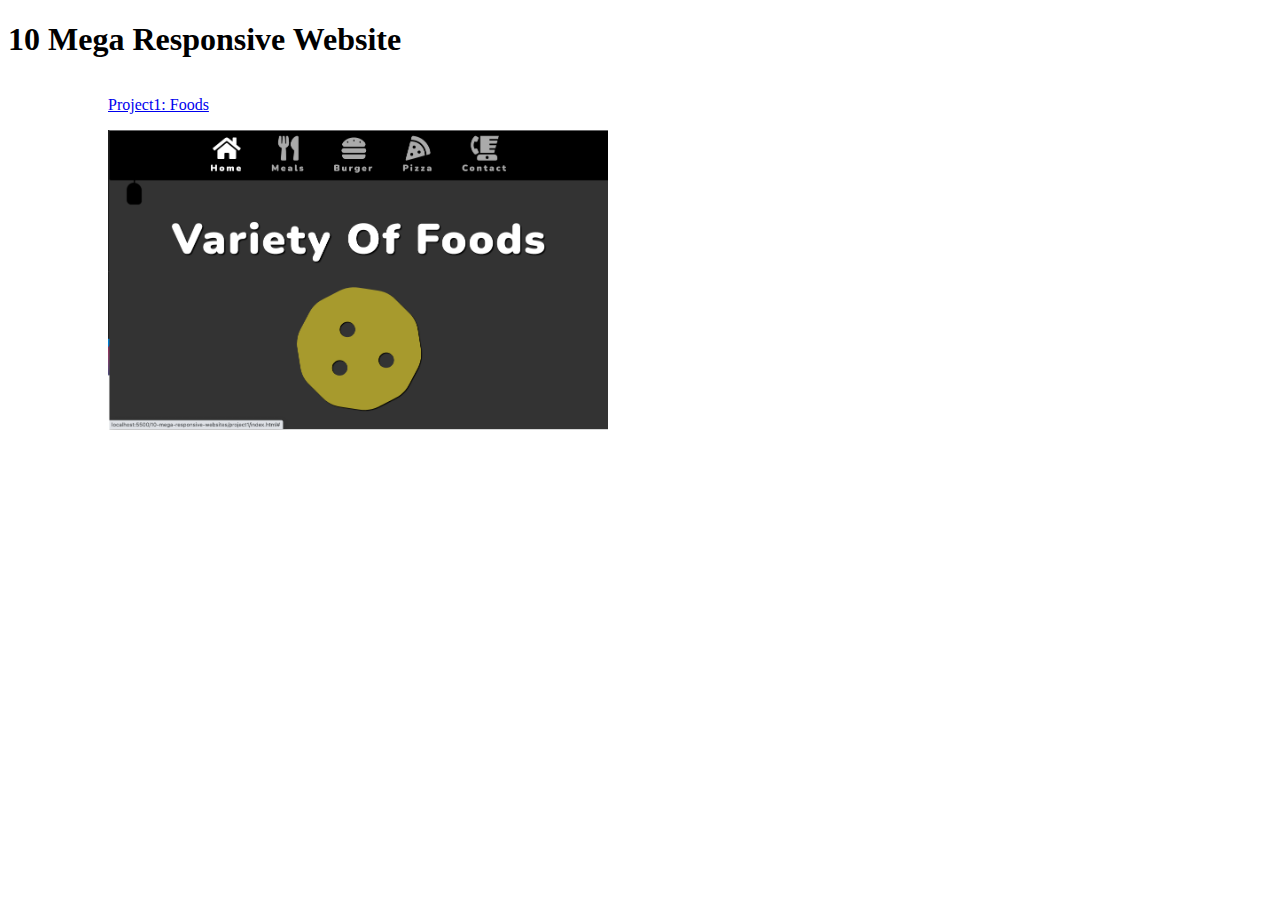
<file: 10-mega-responsive-websites/index.html>
<!DOCTYPE html>
<html lang="en">
<head>
  <meta charset="UTF-8">
  <meta http-equiv="X-UA-Compatible" content="IE=edge">
  <meta name="viewport" content="width=device-width, initial-scale=1.0">
  <link rel="stylesheet" href="style.css">
  <title>Document</title>
</head>
<body>
  <h1>10 Mega Responsive Website</h1>
  <div class="container">
    <div>
      <p>
        <a href="./project1/index.html">Project1: Foods</a>
      </p>
        <img src="/10-mega-responsive-websites/images/project1.png" class="img"/>
    </div>
  </div>
</body>
</html>
</file>
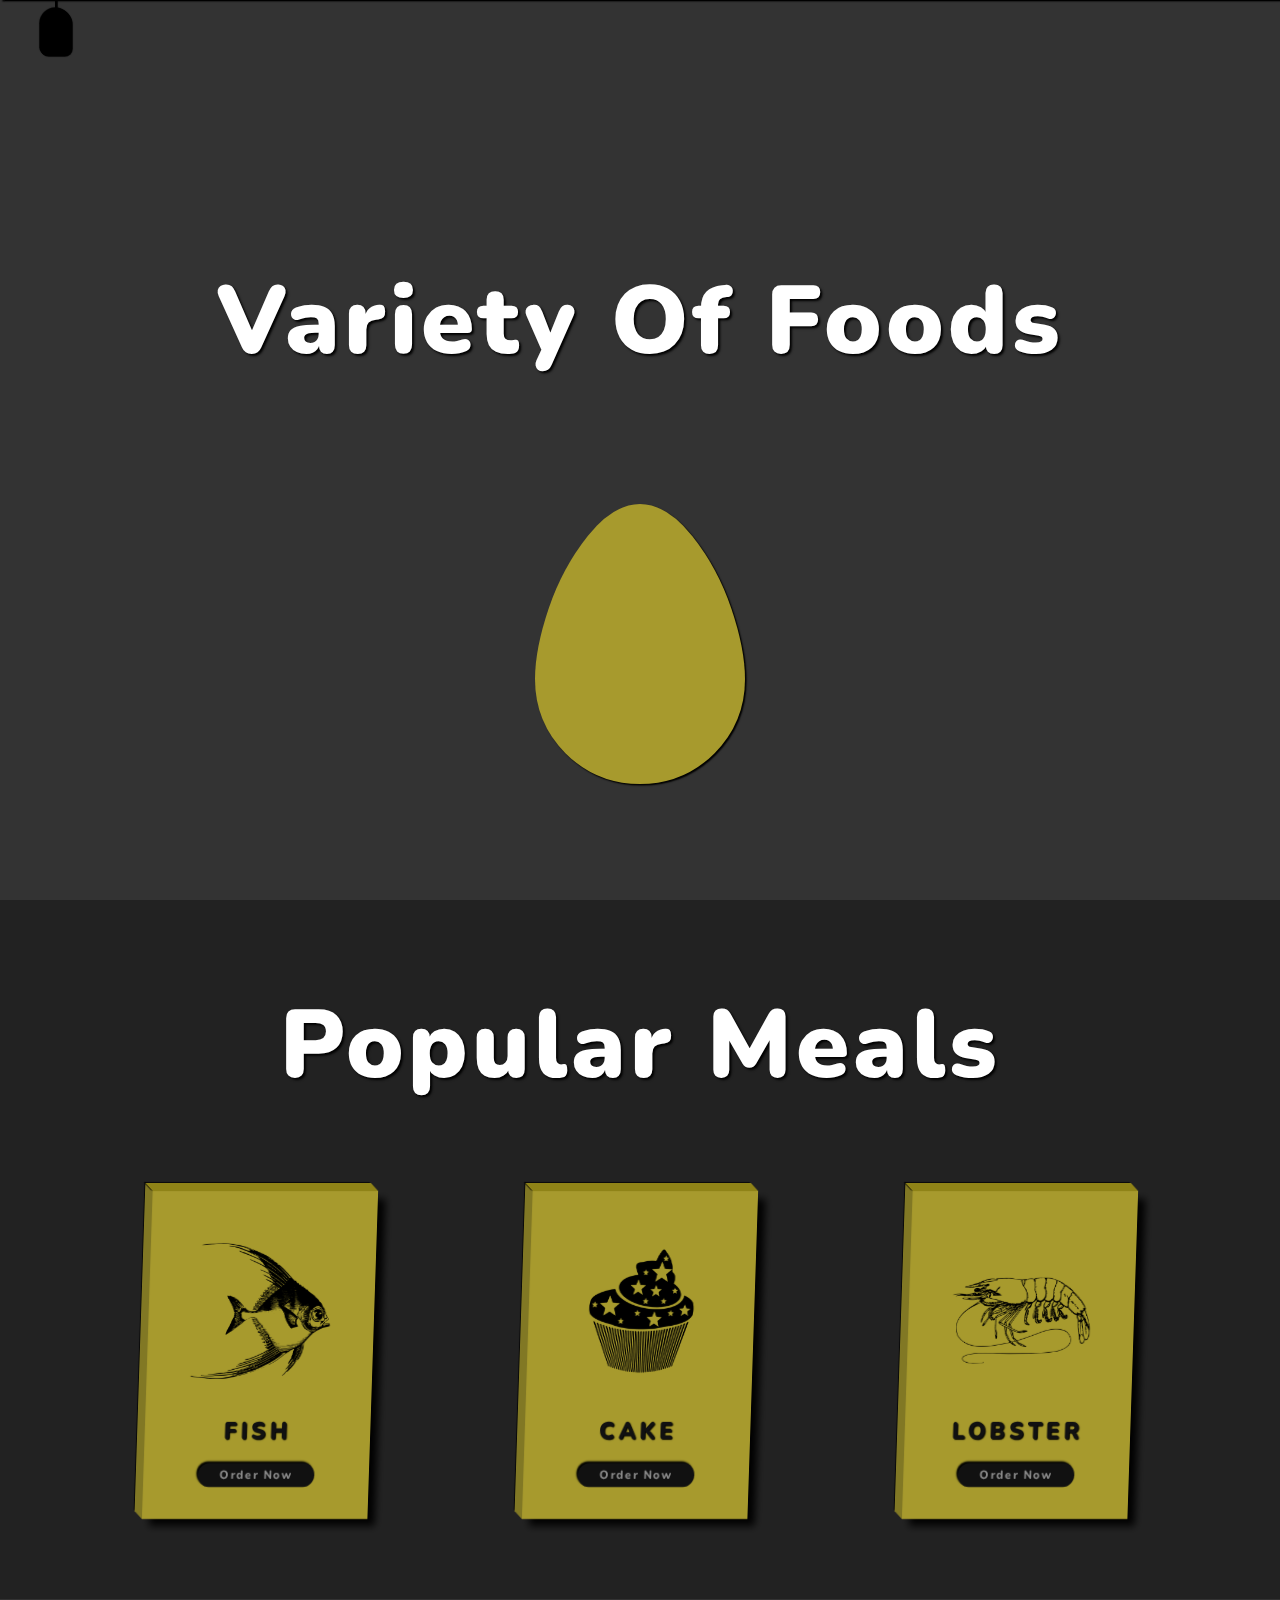
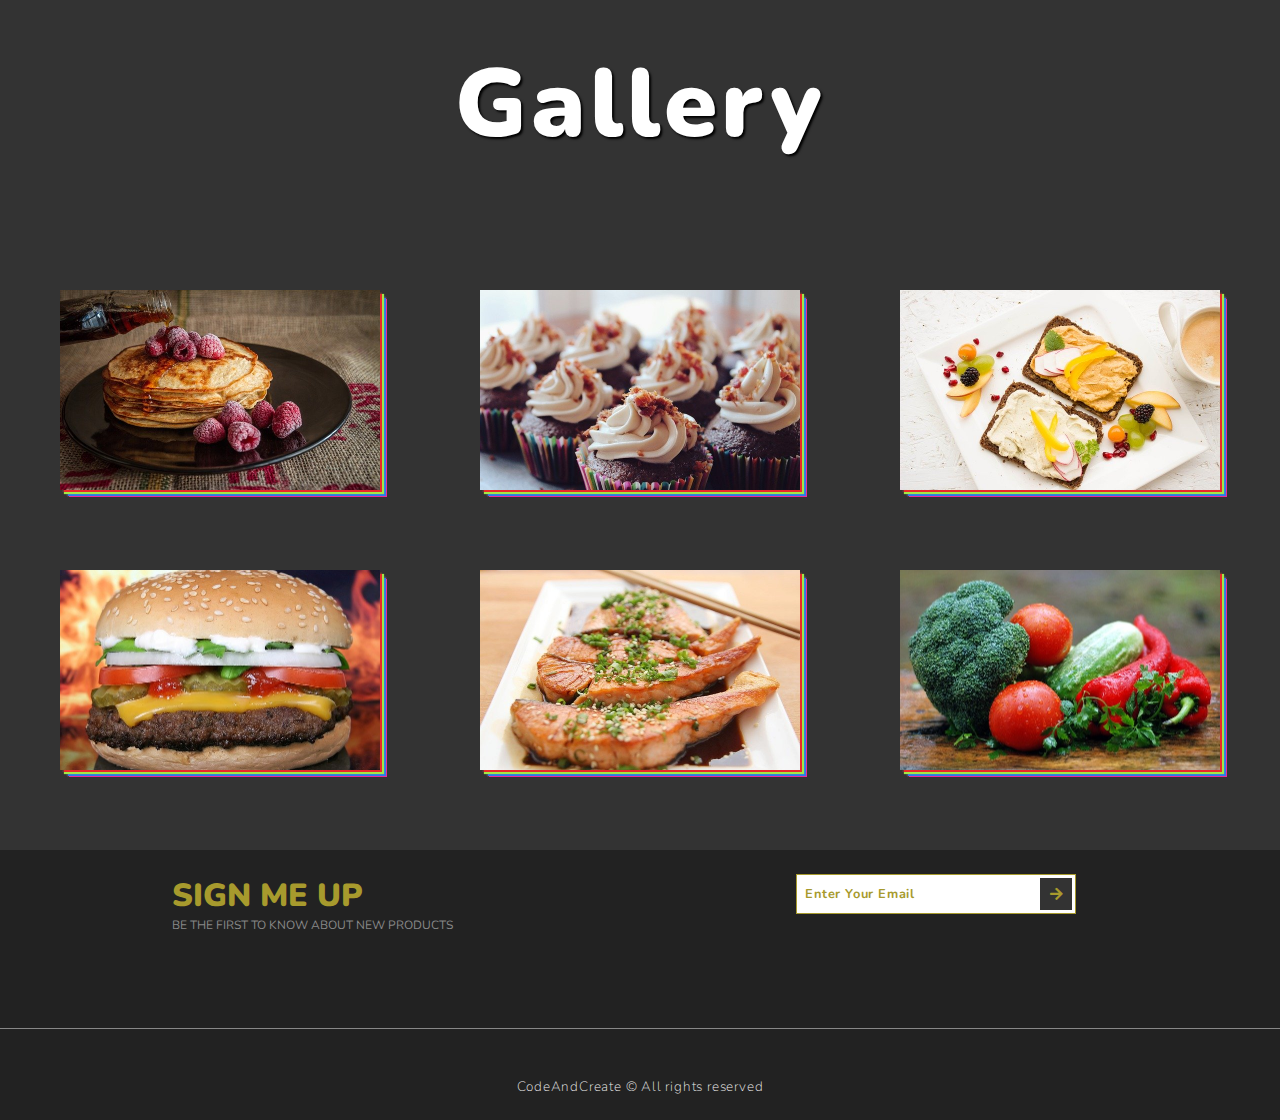
<file: 10-mega-responsive-websites/project1/index.html>
<!DOCTYPE html>
<html lang="en">
<head>
    <meta charset="UTF-8">
    <meta name="viewport" content="width=device-width, initial-scale=1.0">
    <title>Foods</title>
    <link rel="stylesheet" href="style.css">
    <link rel="stylesheet" href="https://cdnjs.cloudflare.com/ajax/libs/font-awesome/5.15.1/css/all.min.css">
</head>
<body>
    <!-- Navbar  -->
    <nav class="navbar target">
        <a href="#" class="navbar-link">
            <i class="fas fa-home"></i>
            <span>Home</span>
        </a>
        <a href="#" class="navbar-link">
            <i class="fas fa-utensils"></i>
            <span>Meals</span>
        </a>
        <a href="#" class="navbar-link">
            <i class="fas fa-hamburger"></i>
            <span>Burger</span>
        </a>
        <a href="#" class="navbar-link">
            <i class="fas fa-pizza-slice"></i>
            <span>Pizza</span>
        </a>
        <a href="#" class="navbar-link">
            <i class="fas fa-blender-phone"></i>
            <span>Contact</span>
        </a>
    </nav>
    <div class="menu target"></div>
    <!-- End of Navbar  -->

    <div class="container">
        <!-- Section 1 -->
        <section class="section-1">
            <h1 class="section-heading">variety of foods</h1>
          <div class="section-1-icons">
              <i class="change fas fa-egg"></i>
              <i class="fas fa-stroopwafel"></i>
              <i class="fas fa-cheese"></i>
              <i class="fas fa-hotdog"></i>
              <i class="fas fa-drumstick-bite"></i>
              <i class="fas fa-apple-alt"></i>
              <i class="fas fa-ice-cream"></i>
              <i class="fas fa-fish"></i>
              <i class="fas fa-cookie"></i>
              <i class="fas fa-seedling"></i>
            </div>
        </section>
        <!-- End Section 1 -->

        <!-- Section 2 -->
        <section class="section-2">
            <h1 class="section-heading">popular meals</h1>
            <div class="cards-container">
                <div class="card">
                    <img src="images/card-img-1.png" class="card-img" />
                    <h3 class="card-name">Fish</h3>
                    <button class="card-btn">Order now</button>
                </div>
                <div class="card">
                    <img src="images/card-img-2.png" class="card-img" />
                    <h3 class="card-name">Cake</h3>
                    <button class="card-btn">Order now</button>
                </div>
                <div class="card">
                    <img src="images/card-img-3.png" class="card-img" />
                    <h3 class="card-name">Lobster</h3>
                    <button class="card-btn">Order now</button>
                </div>
            </div>
        </section>
        <!-- End of Section 2 -->

        <!-- Section 3 -->
        <section class="section-3">
            <h1 class="section-heading">Gallery</h1>
            <div class="gallery">
                <a href="#" class="gallery-link" title="Order Now">
                    <img src="images/gallery-img-1.jpg" class="food-img" />
                    <h3 class="food-name">Pancakes</h3>
                    <p class="food-description">
                        Lorem ipsum dolor sit amet consectetur adipisicing elit. Ipsa
                        commodi possimus iure hic excepturi. Corporis!
                    </p>
                </a>
                <a href="#" class="gallery-link" title="Order Now">
                    <img src="images/gallery-img-2.jpg" class="food-img" />
                    <h3 class="food-name">Cupcakes</h3>
                    <p class="food-description">
                        Lorem ipsum dolor sit amet consectetur adipisicing elit. Ipsa
                        commodi possimus iure hic excepturi. Corporis!
                    </p>
                </a>
                <a href="#" class="gallery-link" title="Order Now">
                    <img src="images/gallery-img-3.jpg" class="food-img" />
                    <h3 class="food-name">Hummus</h3>
                    <p class="food-description">
                        Lorem ipsum dolor sit amet consectetur adipisicing elit. Ipsa
                        commodi possimus iure hic excepturi. Corporis!
                    </p>
                </a>
                <a href="#" class="gallery-link" title="Order Now">
                    <img src="images/gallery-img-4.jpg" class="food-img" />
                    <h3 class="food-name">Hamburger</h3>
                    <p class="food-description">
                        Lorem ipsum dolor sit amet consectetur adipisicing elit. Ipsa
                        commodi possimus iure hic excepturi. Corporis!
                    </p>
                </a>
                <a href="#" class="gallery-link" title="Order Now">
                    <img src="images/gallery-img-5.jpg" class="food-img" />
                    <h3 class="food-name">Salmon</h3>
                    <p class="food-description">
                        Lorem ipsum dolor sit amet consectetur adipisicing elit. Ipsa
                        commodi possimus iure hic excepturi. Corporis!
                    </p>
                </a>
                <a href="#" class="gallery-link" title="Order Now">
                    <img src="images/gallery-img-6.jpg" class="food-img" />
                    <h3 class="food-name">Vegetables</h3>
                    <p class="food-description">
                        Lorem ipsum dolor sit amet consectetur adipisicing elit. Ipsa
                        commodi possimus iure hic excepturi. Corporis!
                    </p>
                </a>
            </div>
        </section>
        <!-- End of Section 3 -->

        <!-- Section 4 -->
        <section class="section-4">
            <div class="section-4-text">
                <h2 class="section-4-heading">Sign Me Up</h2>
                <p class="section-4-paragraph">
                    BE THE FIRST TO KNOW ABOUT NEW PRODUCTS
                </p>
            </div>
            <form class="signup-form ">
                <input
                    type="email"
                    class="signup-form-input"
                    placeholder="Enter Your Email"
                />
                <button type="submit" class="signup-form-btn">
                    <i class="fas fa-arrow-right"></i>
                </button>
            </form>
            <p class="copyright">CodeAndCreate &copy; All rights reserved</p>
        </section>
        <!-- End of Section 4 -->
        </div>
        <script src="script.js"></script>
</body>
</html>
</file>
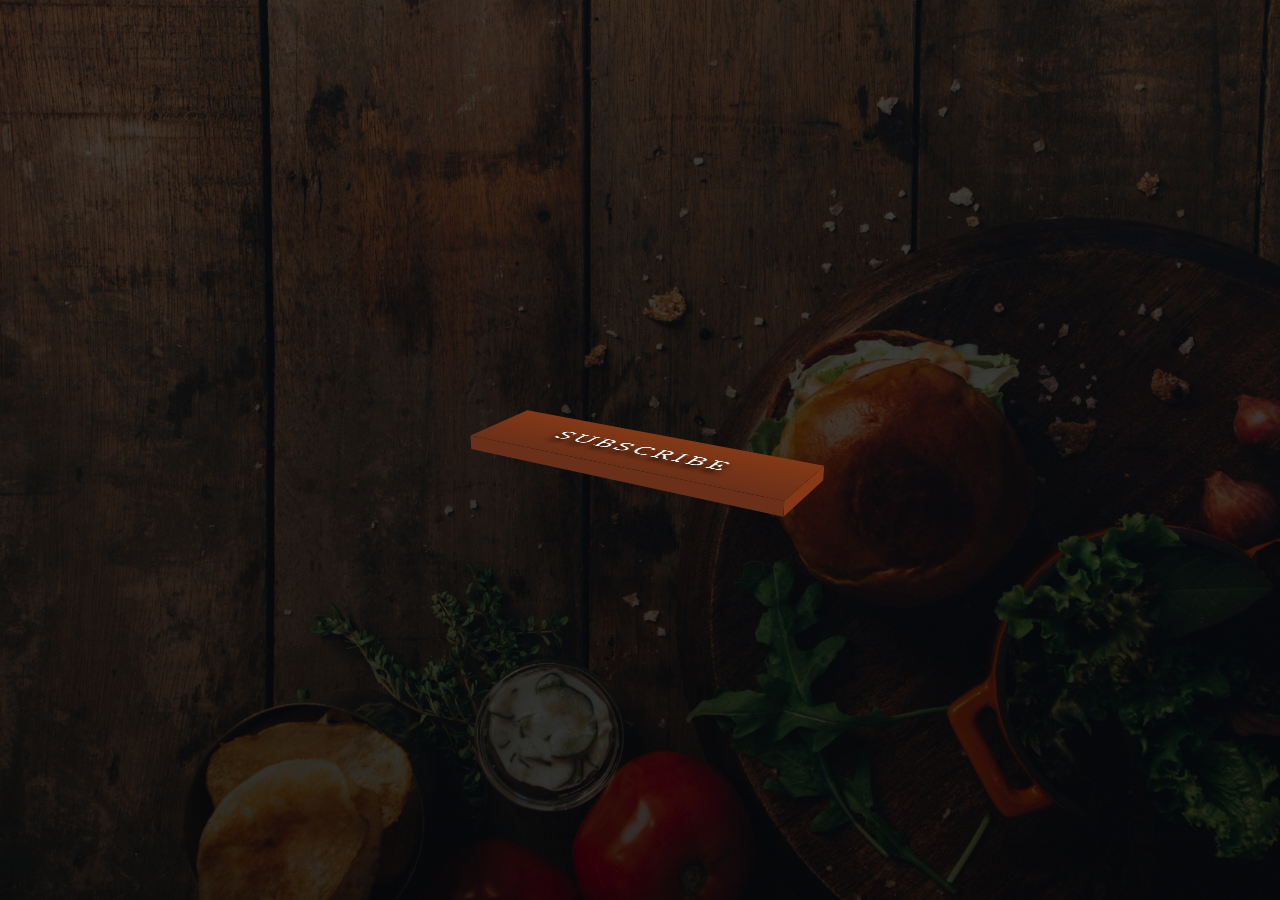
<file: 50-web-projects/3d-button/index.html>
<!DOCTYPE html>
<html lang="en">
  <head>
    <meta charset="UTF-8" />
    <meta name="viewport" content="width=device-width, initial-scale=1.0" />
    <meta http-equiv="X-UA-Compatible" content="ie=edge" />
    <link
      href="https://fonts.googleapis.com/css?family=Slabo+27px"
      rel="stylesheet"
    />
    <link rel="stylesheet" href="style.css" />
    <title>3D Button</title>
  </head>
  <body>
    <div class="container">
      <button class="btn">Subscribe</button>
    </div>
  </body>
</html>
</file>
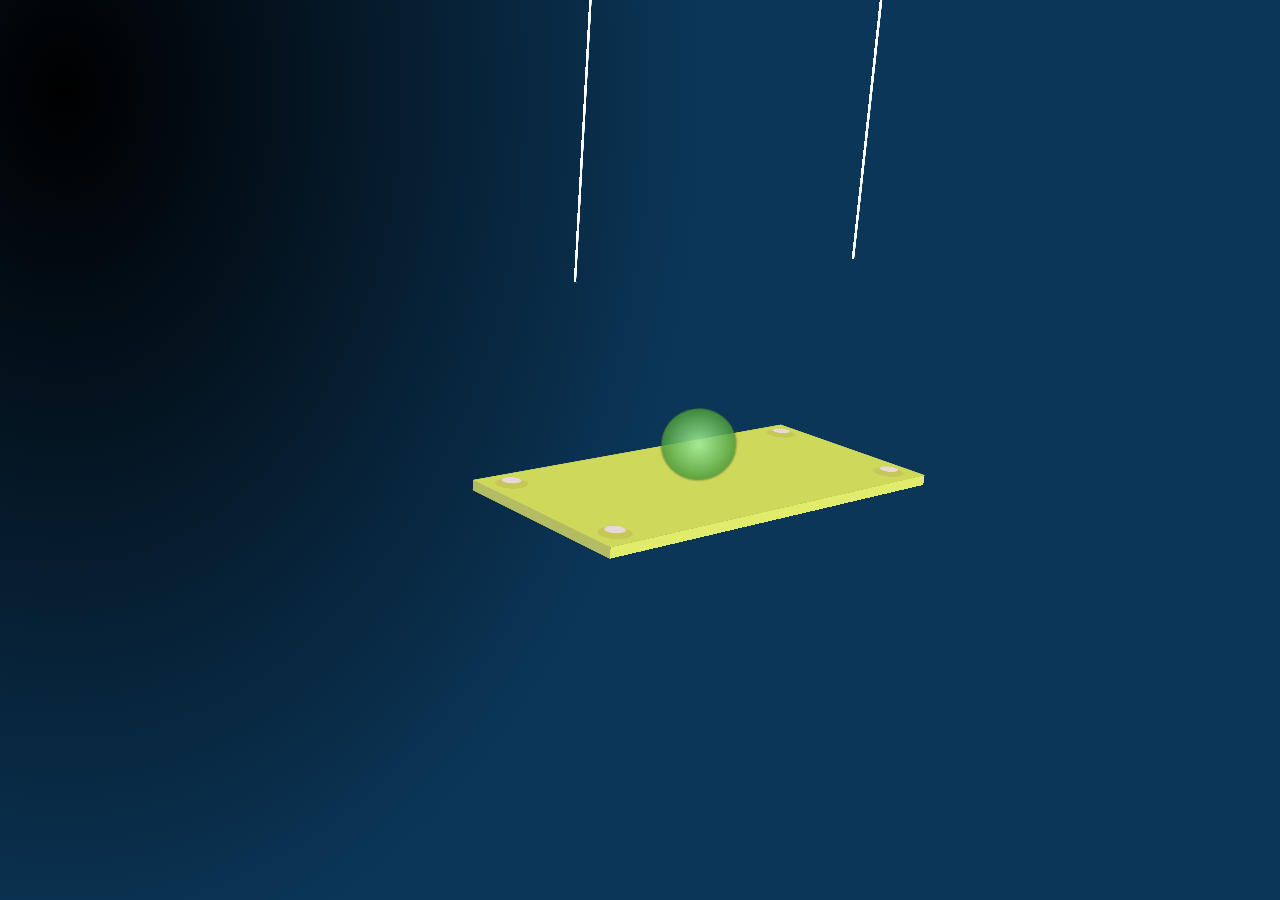
<file: 50-web-projects/3d-swing/index.html>
<!DOCTYPE html>
<html lang="en">
  <head>
    <meta charset="UTF-8" />
    <meta http-equiv="X-UA-Compatible" content="IE=edge" />
    <meta name="viewport" content="width=device-width, initial-scale=1.0" />
    <title>3D Swing</title>
    <link rel="stylesheet" href="style.css" />
  </head>
  <body>
    <div class="container">
      <div class="swing swing-1">
        <div class="circle circle-1"></div>
        <div class="circle circle-2"></div>
        <div class="circle circle-3"></div>
        <div class="circle circle-4"></div>
        <div class="rope rope-1"></div>
        <div class="rope rope-2"></div>
      </div>
      <div class="swing swing-2">
        <div class="circle circle-1"></div>
        <div class="circle circle-2"></div>
        <div class="circle circle-3"></div>
        <div class="circle circle-4"></div>
        <div class="rope rope-1"></div>
        <div class="rope rope-2"></div>
      </div>
      <div class="swing swing-3">
        <div class="circle circle-1"></div>
        <div class="circle circle-2"></div>
        <div class="circle circle-3"></div>
        <div class="circle circle-4"></div>
        <div class="rope rope-1"></div>
        <div class="rope rope-2"></div>
      </div>
      <div class="swing swing-4">
        <div class="circle circle-1"></div>
        <div class="circle circle-2"></div>
        <div class="circle circle-3"></div>
        <div class="circle circle-4"></div>
        <div class="rope rope-1"></div>
        <div class="rope rope-2"></div>
      </div>
      <div class="swing swing-5">
        <div class="circle circle-1"></div>
        <div class="circle circle-2"></div>
        <div class="circle circle-3"></div>
        <div class="circle circle-4"></div>
        <div class="rope rope-1"></div>
        <div class="rope rope-2"></div>
      </div>
      <div class="swing swing-6">
        <div class="ball"></div>
        <div class="circle circle-1"></div>
        <div class="circle circle-2"></div>
        <div class="circle circle-3"></div>
        <div class="circle circle-4"></div>
        <div class="rope rope-1"></div>
        <div class="rope rope-2"></div>
      </div>
    </div>
  </body>
</html>
</file>
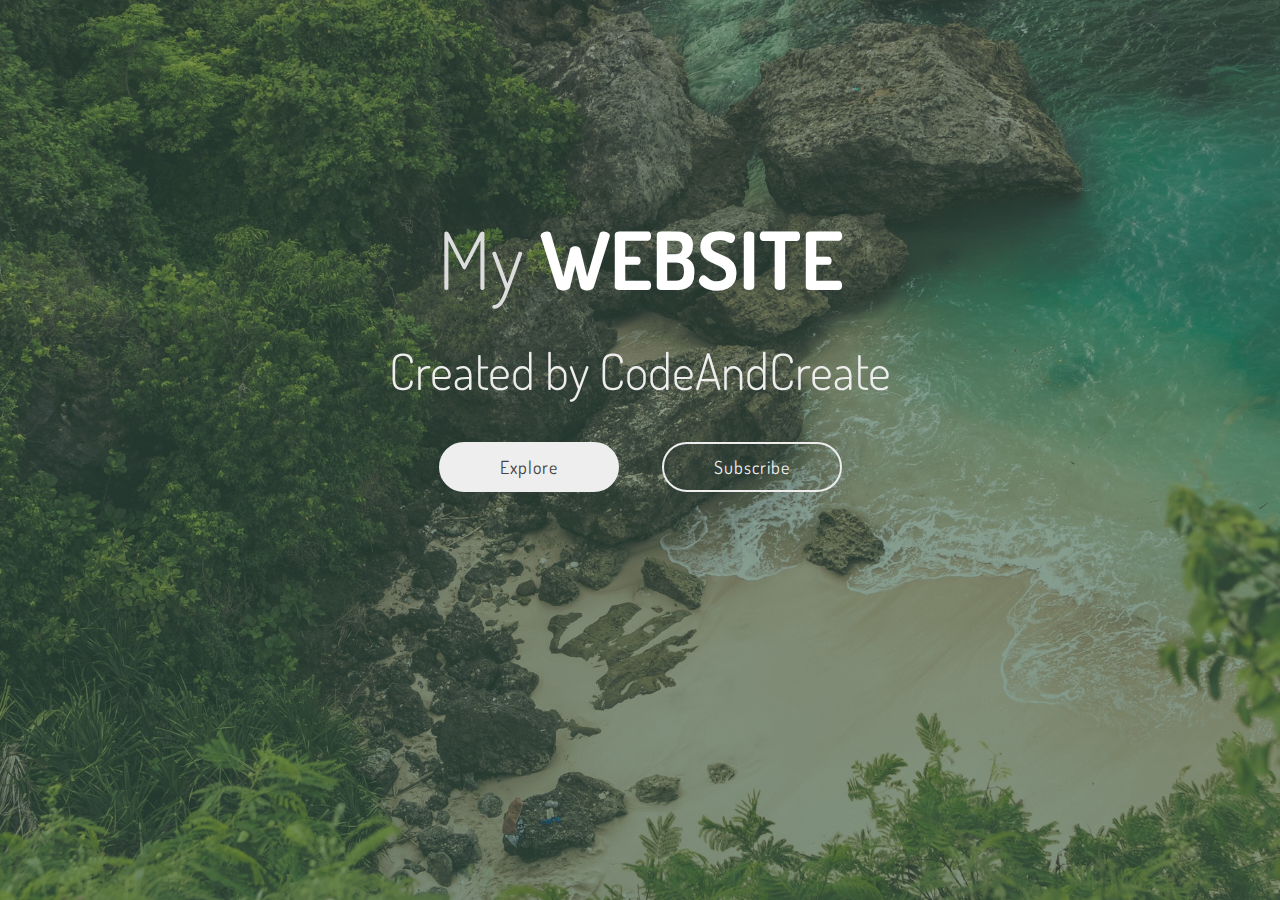
<file: 50-web-projects/animated-landing-page/index.html>
<!DOCTYPE html>
<html lang="en">
  <head>
    <meta charset="UTF-8" />
    <meta name="viewport" content="width=device-width, initial-scale=1.0" />
    <meta http-equiv="X-UA-Compatible" content="ie=edge" />
    <link
      href="https://fonts.googleapis.com/css?family=Dosis:300,400,700"
      rel="stylesheet"
    />
    <link rel="stylesheet" href="style.css" />
    <title>Animated Landing Page</title>
  </head>
  <body>
    <div class="container">
      <div class="banner">
        <h1>My <span>Website</span></h1>
        <p>Created by CodeAndCreate</p>
        <button type="button" class="btn-left">Explore</button>
        <button type="button" class="btn-right">Subscribe</button>
      </div>
    </div>
  </body>
</html>
</file>
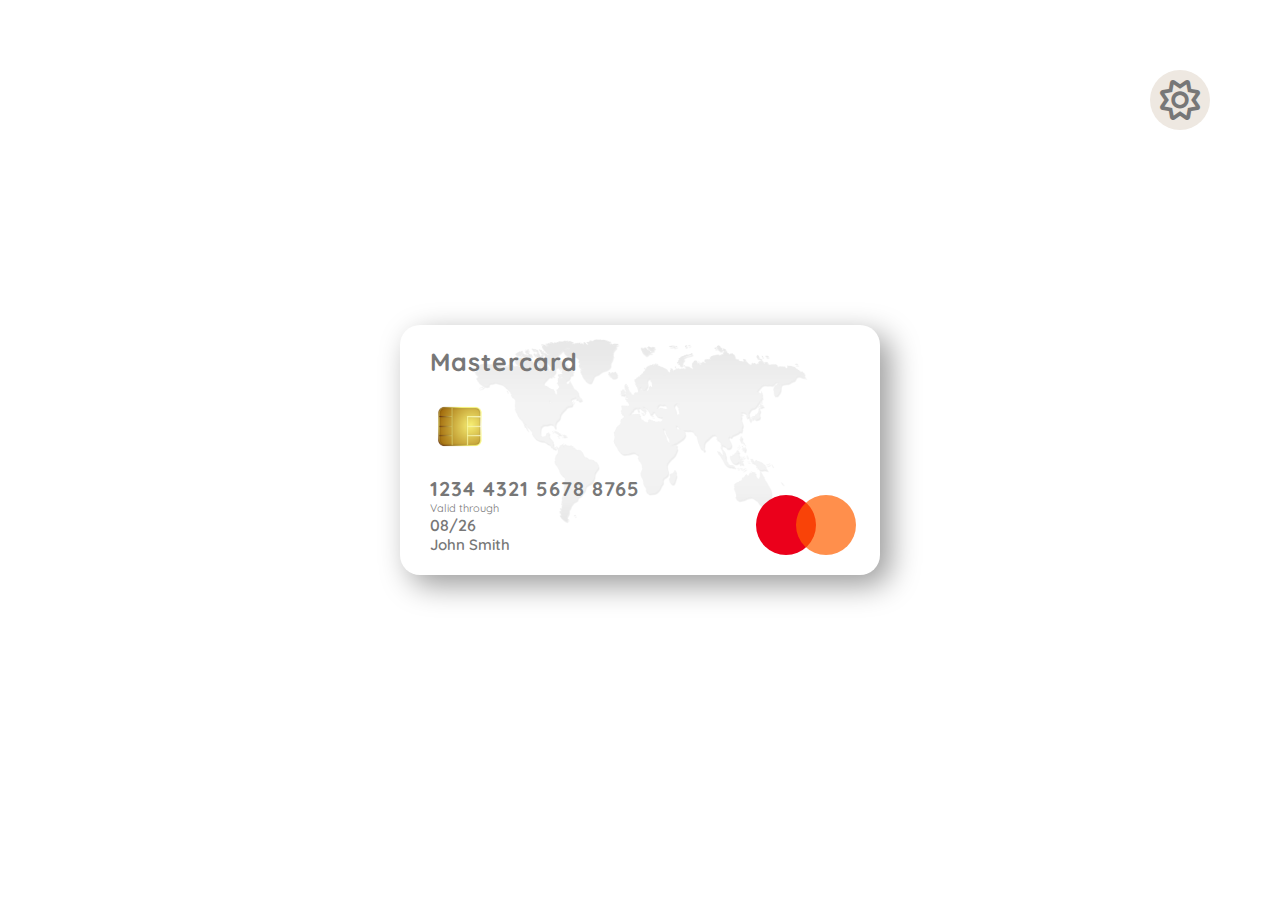
<file: 50-web-projects/dark-mode/index.html>
<!DOCTYPE html>
<html lang="en">
  <head>
    <meta charset="UTF-8" />
    <meta http-equiv="X-UA-Compatible" content="IE=edge" />
    <meta name="viewport" content="width=device-width, initial-scale=1.0" />
    <title>Dark Mode</title>
    <link rel="stylesheet" href="style.css" />
    <link
      rel="stylesheet"
      href="https://cdnjs.cloudflare.com/ajax/libs/font-awesome/6.0.0-beta3/css/all.min.css"
    />
    <link rel="preconnect" href="https://fonts.googleapis.com" />
    <link rel="preconnect" href="https://fonts.gstatic.com" crossorigin />
    <link
      href="https://fonts.googleapis.com/css2?family=Quicksand:wght@300;400;500;600;700&display=swap"
      rel="stylesheet"
    />
  </head>
  <body>
    <div class="container">
      <div class="toggle">
        <i class="far fa-sun"></i>
      </div>
      <div class="card">
        <img src="images/map.png" class="card-map" />
        <div class="card-left">
          <h3 class="card-type">Mastercard</h3>
          <img src="images/chip.png" class="card-chip" />
          <div>
            <div class="card-num">1234 4321 5678 8765</div>
            <div class="card-text">Valid through</div>
            <div class="card-date">08/26</div>
            <div class="card-holder">John Smith</div>
          </div>
        </div>
        <div class="card-right">
          <div class="red-circle"></div>
          <div class="orange-circle"></div>
        </div>
      </div>
    </div>

    <script src="script.js"></script>
  </body>
</html>
</file>
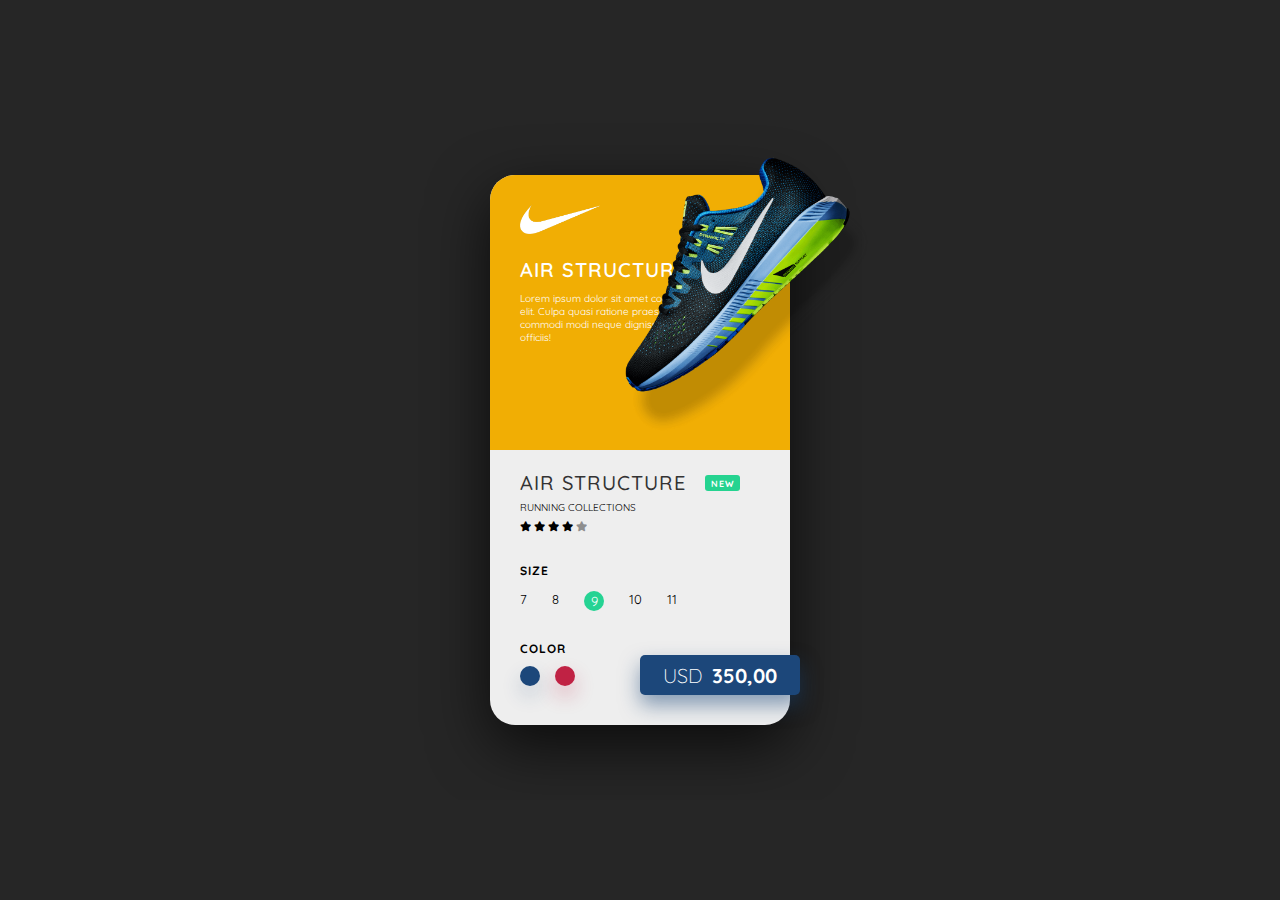
<file: 50-web-projects/nike-product/index.html>
<!DOCTYPE html>
<html lang="en">
  <head>
    <meta charset="UTF-8" />
    <meta http-equiv="X-UA-Compatible" content="IE=edge" />
    <meta name="viewport" content="width=device-width, initial-scale=1.0" />
    <title>Nike Card</title>
    <link rel="stylesheet" href="style.css" />
    <link
      rel="stylesheet"
      href="https://cdnjs.cloudflare.com/ajax/libs/font-awesome/6.0.0-beta3/css/all.min.css"
    />
    <link rel="preconnect" href="https://fonts.googleapis.com" />
    <link rel="preconnect" href="https://fonts.gstatic.com" crossorigin />
    <link
      href="https://fonts.googleapis.com/css2?family=Quicksand:wght@300;400;500;600;700&display=swap"
      rel="stylesheet"
    />
  </head>
  <body>
    <div class="container">
      <div class="card-wrapper">
        <div class="card">
          <div class="card-top">
            <img src="images/nike.png" class="logo" />
            <div class="card-top-text">
              <h1>Air Structure</h1>
              <p>
                Lorem ipsum dolor sit amet consectetur adipisicing elit. Culpa
                quasi ratione praesentium eum commodi modi neque dignissimos
                eligendi illo officiis!
              </p>
            </div>
            <img src="images/shoe1.png" class="shoe-1" />
            <img src="images/shoe2.png" class="shoe-2" />
          </div>
          <div class="card-bottom">
            <h1>Air Structure</h1>
            <div class="badge">New</div>
            <h3>Running Collections</h3>
            <div class="stars">
              <i class="fa-solid fa-star"></i>
              <i class="fa-solid fa-star"></i>
              <i class="fa-solid fa-star"></i>
              <i class="fa-solid fa-star"></i>
              <i class="fa-solid fa-star"></i>
            </div>
            <div class="size">
              <h4>Size</h4>
              <div class="sizes">
                <span>7</span>
                <span>8</span>
                <span>9</span>
                <span>10</span>
                <span>11</span>
              </div>
            </div>
            <div class="color">
              <h4>Color</h4>
              <div class="colors">
                <div class="color-1"></div>
                <div class="color-2"></div>
              </div>
            </div>
            <div class="price">
              <span>Usd</span>
              <span>350,00</span>
            </div>
          </div>
        </div>
      </div>
    </div>

    <script src="script.js"></script>
  </body>
</html>
</file>
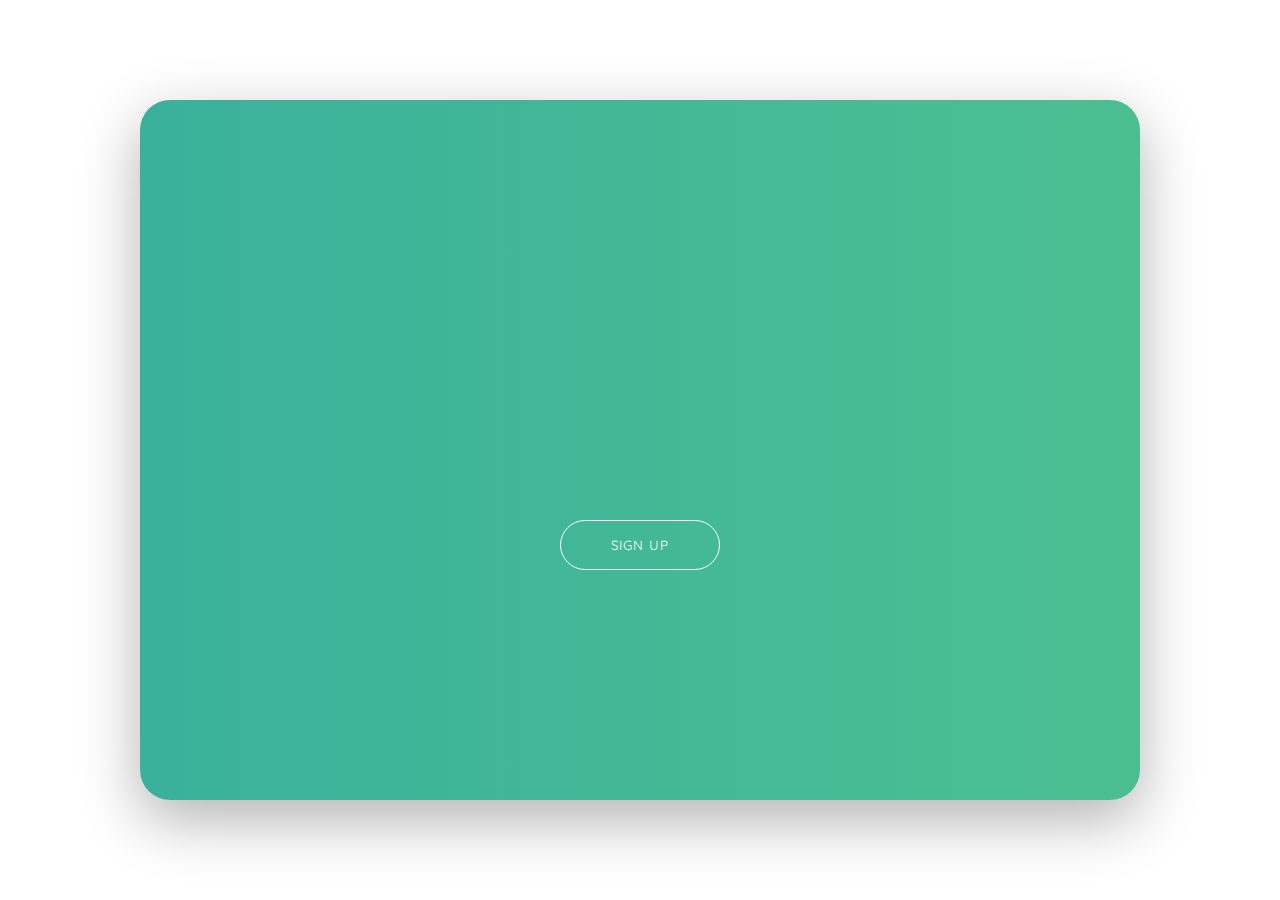
<file: 50-web-projects/signup-form/index.html>
<!DOCTYPE html>
<html lang="en">
  <head>
    <meta charset="UTF-8" />
    <meta http-equiv="X-UA-Compatible" content="IE=edge" />
    <meta name="viewport" content="width=device-width, initial-scale=1.0" />
    <title>Sign Up Form</title>
    <link rel="stylesheet" href="style.css" />
    <link
      rel="stylesheet"
      href="https://cdnjs.cloudflare.com/ajax/libs/font-awesome/6.0.0/css/all.min.css"
    />
    <link rel="preconnect" href="https://fonts.googleapis.com" />
    <link rel="preconnect" href="https://fonts.gstatic.com" crossorigin />
    <link
      href="https://fonts.googleapis.com/css2?family=Quicksand:wght@300;400;500;600;700&display=swap"
      rel="stylesheet"
    />
  </head>
  <body>
    <div class="container">
      <div class="form-wrapper">
        <div class="banner">
          <h1>Hello, Friend!</h1>
          <p>Enter your personal details and start journey with us</p>
        </div>
        <div class="green-bg">
          <button type="button">Sign Up</button>
        </div>
        <form class="signup-form">
          <h1>Create Account</h1>
          <div class="social-media">
            <i class="fab fa-facebook-f"></i>
            <i class="fab fa-instagram"></i>
            <i class="fab fa-linkedin-in"></i>
          </div>
          <p>or use your email for registration</p>
          <div class="input-group">
            <i class="fas fa-user"></i>
            <input type="text" placeholder="Name" />
          </div>
          <div class="input-group">
            <i class="fas fa-envelope"></i>
            <input type="email" placeholder="Email" />
          </div>
          <div class="input-group">
            <i class="fas fa-lock"></i>
            <input type="password" placeholder="Password" />
          </div>
          <button type="button">Sign Up</button>
        </form>
      </div>
    </div>

    <script src="script.js"></script>
  </body>
</html>
</file>
<file: 10-mega-responsive-websites/style.css>
.container {
  display: flex;
  flex-direction: row;
  justify-content: space-between;
  margin: 0 100px 50px;
  width: calc(100% - 200px);
  flex-wrap: wrap;
}

.img {
  width: 500px;
  height: 300px;
}
</file>
<file: 10-mega-responsive-websites/project1/style.css>
@import url("https://fonts.googleapis.com/css2?family=Nunito:wght@200;300;400;600;700;800;900&display=swap");
/* Common styles */
* {
  margin: 0;
  padding: 0;
  box-sizing: border-box;
  text-decoration: none;
  outline: none;
  font-family: "Nunito", sans-serif;
  font-weight: 400;
}

html {
  font-size: 62.5%;
}

.section-heading {
  font-size: 12rem;
  font-weight: 900;
  color: #fff;
  text-align: center;
  text-transform: capitalize;
  letter-spacing: 0.5rem;
  text-shadow: 0.3rem 0.3rem 0.3rem #000;
}
/* End of Common Styles */

/* Navbar */
.navbar {
  width: 100%;
  height: 14rem;
  background-color: #000;
  position: fixed;
  top: -14rem;
  z-index: 150;
  display: flex;
  justify-content: center;
  align-items: center;
  box-shadow: 0.2rem 0.2rem 0.2rem #000;
  /* text-align: center; */
  transition: top 0.4s;
}

.navbar.change {
  top: 0;
  transition: top 0.4s 0.2s;
}

.navbar-link {
  color: #aaa;
  margin: 0 4rem;
  display: flex;
  flex-direction: column;
  justify-content: center;
  align-items: center;
  /* position: relative; */
  opacity: 0;
  transition: color 0.3, opacity, 2s;
}

.change .navbar-link {
  opacity: 1;
}

.change .navbar-link:nth-child(1) {
  transition: opacity 0.4s 0.5s, color 0.3s;
}

.change .navbar-link:nth-child(2) {
  transition: opacity 0.4s 0.6s, color 0.3s;
}

.change .navbar-link:nth-child(3) {
  transition: opacity 0.4s 0.7s, color 0.3s;
}

.change .navbar-link:nth-child(4) {
  transition: opacity 0.4s 0.8s, color 0.3s;
}

.change .navbar-link:nth-child(5) {
  transition: opacity 0.4s 0.9s, color 0.3s;
}

.navbar-link:hover {
  color: #fff;
}

.navbar-link i {
  font-size: 7rem;
}

.navbar-link span {
  font-size: 2.5rem;
  font-weight: 900;
  letter-spacing: 0.5rem;
  margin-top: 0.5rem;
}

.menu {
  width: 4rem;
  height: 6rem;
  background-color: #000;
  position: fixed;
  top: 1rem;
  left: 5rem;
  border-radius: 30rem 30rem 15rem 15rem;
  box-shadow: 0.1rem 0.1rem 0.1rem #000, -0.1rem -0.1rem 0.1rem #000;
  cursor: pointer;
  z-index: 100;
  transition: top 0.4s 0.2s;
}

.menu.change {
  top: 15rem;
  transition: top 0.4s;
}

.menu::before {
  content: "";
  width: 0.3rem;
  height: 15rem;
  background-color: #000;
  position: absolute;
  top: -15rem;
  left: calc(50% - 0.15rem);
  box-shadow: 0.1rem 0rem 0.1rem #000;
  /* transition: all 0.4s; */
}

/* End of Navbar */

/* Section 1 */
.section-1 {
  width: 100%;
  height: 100vh;
  background-color: #333;
  display: flex;
  flex-direction: column;
  align-items: center;
  justify-content: space-evenly;
}

.section-1-icons i {
  font-size: 35rem;
  color: #a79a2d;
  position: absolute;
  transform: translate(-50%, -50%) scale(0);
  text-shadow: 0.2rem 0.2rem 0.2rem #000;
  transition: transform 0.3s;
}

.section-1-icons i.change {
  transform: translate(-50%, -50%) scale(1);
  transition: transform 0.3s 0.3s;
}
/* End of Section 1 */

/* Section 2 */
.section-2 {
  width: 100%;
  height: 100vh;
  background-color: #222;
  display: flex;
  flex-direction: column;
  justify-content: space-between;
  padding: 10rem 0;
}

.cards-container {
  display: flex;
  justify-content: space-evenly;
  /* padding: 0 5%; */
}

.card-wrapper {
  perspective: 1000rem;
}

.card {
  width: 30rem;
  background-color: #a79a2d;
  padding: 4rem;
  display: flex;
  flex-direction: column;
  justify-content: space-between;
  align-items: center;
  box-shadow: 1rem 1rem 1rem #000;
  position: relative;
  transform: rotateY(20deg) skewX(-2deg);
  transition: transform 0.5s, box-shadow 0.5s;
}

.card:hover {
  transform: rotateY(20deg) skewX(-2deg) translateY(-3rem);
  box-shadow: 2rem 2rem 2rem #000;
}

.card::before {
  content: "";
  height: 100%;
  width: 1rem;
  background-color: #817824;
  position: absolute;
  top: 0;
  left: -1rem;
  transform: skewY(45deg);
  transform-origin: right;
  box-shadow: -0.1rem -0.1rem 0.1rem #000;
}

.card::after {
  content: "";
  width: 100%;
  height: 1rem;
  background-color: #8f8317;
  position: absolute;
  top: -1rem;
  left: 0;
  transform: skewX(45deg);
  transform-origin: bottom;
  box-shadow: -0.1rem -0.1rem 0.1rem #000;
}

.card-img {
  width: 100%;
}

.card-name {
  font-size: 3rem;
  font-weight: 900;
  text-transform: uppercase;
  letter-spacing: 0.5rem;
  color: #111;
  margin: 2rem 0;
  text-shadow: 0.15rem 0.15rem 0.15rem #000;
}

.card-btn {
  width: 70%;
  background-color: #111;
  color: #888;
  border-radius: 5rem;
  font-size: 1.5rem;
  font-weight: 800;
  letter-spacing: 0.2rem;
  text-transform: capitalize;
  border: none;
  padding: 0.5rem 0;
  cursor: pointer;
  box-shadow: -0.2rem -0.2rem 0.2rem #000;
}
/* End of Section 2 */

/* Section 3 */
.section-3 {
  background-color: #333;
  padding: 5rem 0;
}

.gallery {
  display: flex;
  flex-wrap: wrap;
  align-items: center;
  justify-content: space-evenly;
  margin-top: 10rem;
}

.gallery-link {
  position: relative;
  margin: 4rem 1rem;
}

.gallery-link::before {
  content: "";
  position: absolute;
  top: 2vw;
  left: 80%;
  width: 0.2rem;
  height: 0;
  background-color: #fff;
  z-index: 10;
  transition: height 0.5s;
}

.gallery-link::after {
  content: "";
  position: absolute;
  top: 30%;
  left: 2rem;
  width: 0;
  height: 0.2rem;
  background-color: #fff;
  transition: width 0.5s;
}

.gallery-link:hover::before {
  height: 80%;
}

.gallery-link:hover::after {
  width: 90%;
}

.food-img {
  width: 24vw;
  height: 15vw;
  object-fit: cover;
  box-shadow: 0.3rem 0.3rem 0.1rem #e92929, 0.5rem 0.5rem 0.1rem #a2e946,
    0.7rem 0.7rem 0.1rem #297ce9, 0.9rem 0.9rem 0.1rem #e92999;
  transition: all 0.5s;
}

.gallery-link:hover .food-img {
  box-shadow: 1rem 1rem 0.1rem #e92929, 2rem 2rem 0.1rem #a2e946,
    3rem 3rem 0.1rem #297ce9, 4rem 4rem 0.1rem #e92999;
  transform: scale(1.1);
  filter: blur(0.5rem);
  opacity: 0.5;
}

.food-name {
  position: absolute;
  top: 3rem;
  left: 3rem;
  font-size: 2rem;
  font-weight: 700;
  text-transform: uppercase;
  letter-spacing: 0.1rem;
  color: #fff;
  width: 0;
  overflow: hidden;
  transition: width 0.3s;
}

.gallery-link:hover .food-name {
  width: 100%;
  transition: width 1.5s 0.5s;
}

.food-description {
  position: absolute;
  bottom: 3vw;
  left: 2rem;
  width: 70%;
  font-size: 1.5rem;
  font-weight: 300;
  letter-spacing: 0.1rem;
  text-transform: uppercase;
  color: #fff;
  opacity: 0;
  visibility: hidden;
  transition: opacity 0.3s;
}

.gallery-link:hover .food-description {
  opacity: 1;
  visibility: visible;
  transition: opacity 1s 1s;
}
/* End of Section 3 */

/* Section 4 */

.section-4 {
  width: 100%;
  height: 30vh;
  background-color: #222;
  display: flex;
  justify-content: space-around;
  padding: 3rem 0;
  position: relative;
  align-items: flex-start;
}

.section-4-text {
  text-transform: uppercase;
}

.section-4-heading {
  font-size: 4rem;
  font-weight: 900;
  color: #a79a2d;
}

.section-4-paragraph {
  font-size: 1.5rem;
  color: #888;
}

.signup-form {
  /* position: relative; */
  display: flex;
  align-items: center;
}

.signup-form-input {
  width: 35rem;
  height: 5rem;
  padding: 1rem;
  border: 0.2rem solid #a79a2d;
  font-size: 1.6rem;
  font-weight: 700;
  letter-spacing: 0.1rem;
  color: #a79a2d;
}

.signup-form-input::placeholder {
  color: #a79a2d;
}

.signup-form-btn {
  position: relative;
  left: -4.5rem;
  width: 4rem;
  height: 4rem;
  background-color: #333;
  color: #a79a2d;
  border: none;
  font-size: 1.8rem;
  cursor: pointer;
}

.copyright {
  position: absolute;
  bottom: 3rem;
  font-size: 1.7rem;
  font-weight: 200;
  color: #eee;
  letter-spacing: 0.1rem;
  border-top: 0.1rem solid #888;
  padding-top: 6rem;
  width: 100%;
  text-align: center;
}
/* End of Section 4 */

/* Responsive */
@media (max-width: 1400px) {
  html {
    font-size: 50%;
  }

  .section-2 {
    height: auto;
  }

  .cards-container {
    margin-top: 10rem;
  }

  .gallery-link {
    width: 40rem;
    height: 25rem;
    margin: 5rem;
  }

  .food-img {
    width: 100%;
    height: 100%;
  }
}

@media (max-width: 1000px) {
  .section-heading {
    font-size: 9rem;
    margin: 0 5rem;
  }

  .section-1-icons i {
    font-size: 25rem;
  }

  .cards-container {
    flex-wrap: wrap;
  }

  .card {
    margin: 5rem;
  }

  .section-4 {
    height: 30rem;
  }
}

@media (max-width: 900px) {
  .navbar-link {
    margin: 2rem;
  }

  .navbar-link i {
    font-size: 4rem;
  }

  .navbar-link span {
    font-size: 2rem;
  }
}

@media (max-width: 700px) {
  .section-heading {
    font-size: 7rem;
    margin: 0 10rem;
  }

  .section-1-icons i {
    font-size: 20rem;
  }

  .menu {
    left: 2rem;
  }

  .section-4 {
    height: 40rem;
    flex-direction: column;
    justify-content: flex-start;
    align-items: center;
  }

  .section-4-text {
    margin-bottom: 8rem;
  }
}

@media (max-width: 550px) {
  html {
    font-size: 40%;
  }

  .navbar-link {
    margin: 0 0.7rem;
  }
}
/* End of Responsive */
</file>
<file: 50-web-projects/3d-button/style.css>
* {
  margin: 0;
  padding: 0;
}

.container {
  width: 100%;
  height: 100vh;
  background: linear-gradient(rgba(0, 0, 0, 0.7), rgba(0, 0, 0, 0.8)),
    url(images/bg.jpeg) center no-repeat;
  background-size: cover;
  display: flex;
  justify-content: center;
  align-items: center;
  perspective: 1000px;
}

.btn {
  width: 350px;
  height: 100px;
  background: linear-gradient(#853916, #6b3019);
  border: none;
  outline: none;
  font-family: "Slabo 27px", serif;
  font-size: 35px;
  text-transform: uppercase;
  letter-spacing: 4px;
  color: #fff;
  text-shadow: 0 10px 10px #000;
  cursor: pointer;
  transform: rotateX(70deg) rotateZ(30deg);
  transform-style: preserve-3d;
  transition: transform 0.5s;
}

.btn::before {
  content: "";
  width: 100%;
  height: 15px;
  background-color: #6b3019;
  position: absolute;
  bottom: 0;
  right: 0;
  transform: rotateX(90deg);
  transform-origin: bottom;
}

.btn::after {
  content: "";
  width: 15px;
  height: 100%;
  background-color: #853916;
  position: absolute;
  top: 0;
  right: 0;
  transform: rotateY(-90deg);
  transform-origin: right;
}

.btn:hover {
  transform: rotateX(30deg) rotateZ(0);
}
</file>
<file: 50-web-projects/3d-swing/style.css>
* {
  margin: 0;
  padding: 0;
  box-sizing: border-box;
}

html {
  font-size: 62.5%;
}

.container {
  width: 100%;
  height: 100vh;
  background-image: radial-gradient(
    closest-side at 5% 10%,
    rgb(0, 0, 0),
    rgb(11, 54, 88) 1000%
  );
  display: flex;
  justify-content: center;
  align-items: center;
  perspective: 150rem;
  overflow: hidden;
}

.swing {
  width: 40rem;
  height: 20rem;
  background-color: rgba(206, 216, 91, 0.7);
  transform: rotateX(70deg) rotateZ(-40deg) rotateY(5deg);
  transform-style: preserve-3d;
  position: absolute;
  top: 50%;
  transform-origin: top;
}

.swing-1 {
  animation: swingAnim 20s infinite ease-in-out;
}

.swing-2 {
  animation: swingAnim 20s -4s infinite ease-in-out;
}

.swing-3 {
  animation: swingAnim 20s -8s infinite ease-in-out;
}

.swing-4 {
  animation: swingAnim 20s -12s infinite ease-in-out;
}

.swing-5 {
  animation: swingAnim 20s -16s infinite ease-in-out;
}

.swing-6 {
  animation: swing6Anim 4s -1s infinite ease-in-out;
  background-color: transparent;
}

.swing-6 div:not(.ball) {
  opacity: 0;
}

.swing-6::before,
.swing-6::after {
  opacity: 0;
}

@keyframes swingAnim {
  0% {
    transform: rotateX(70deg) rotateZ(-40deg) rotateY(5deg) translateY(100rem);
  }

  20% {
    transform: rotateX(70deg) rotateZ(-40deg) rotateY(5deg) translateY(21rem);
  }

  25% {
    transform: rotateX(70deg) rotateZ(-40deg) rotateY(5deg) translateY(27rem);
  }

  35%,
  40% {
    transform: rotateX(70deg) rotateZ(-40deg) rotateY(5deg) translateY(0);
  }

  50% {
    transform: rotateX(70deg) rotateZ(-40deg) rotateY(5deg) translateY(-60rem);
  }

  55% {
    transform: rotateX(70deg) rotateZ(-40deg) rotateY(5deg) translateY(-55rem);
  }

  65%,
  70% {
    transform: rotateX(70deg) rotateZ(-40deg) rotateY(5deg) translateY(-84rem);
  }

  100% {
    transform: rotateX(70deg) rotateZ(-40deg) rotateY(5deg) translateY(-800rem);
  }
}

@keyframes swing6Anim {
  0% {
    transform: rotateX(70deg) rotateZ(-40deg) rotateY(5deg) translateY(0);
  }

  50% {
    transform: rotateX(70deg) rotateZ(-40deg) rotateY(5deg) translateY(30rem);
  }

  100% {
    transform: rotateX(70deg) rotateZ(-40deg) rotateY(5deg) translateY(0);
  }
}

.swing::before {
  content: "";
  width: 1rem;
  height: 100%;
  background-color: #b4bb65;
  position: absolute;
  transform: rotateY(90deg);
  transform-origin: left;
}

.swing::after {
  content: "";
  height: 1rem;
  width: 100%;
  background-color: #e2ec6c;
  position: absolute;
  bottom: 0;
  transform: rotateX(90deg);
  transform-origin: bottom;
}

.circle {
  width: 3rem;
  height: 3rem;
  background-color: #c5c757;
  border-radius: 50%;
  position: absolute;
  display: grid;
  place-items: center;
  transform-style: preserve-3d;
}

.circle-1 {
  top: 1rem;
  left: 1rem;
}

.circle-2 {
  top: 1rem;
  right: 1rem;
}

.circle-3 {
  bottom: 1rem;
  right: 1rem;
}

.circle-4 {
  bottom: 1rem;
  left: 1rem;
}

.circle::before {
  content: "";
  width: 1.8rem;
  height: 1.8rem;
  background-color: #e9d8d8;
  position: absolute;
  border-radius: 50%;
  transform: translateZ(0.3rem);
}

.rope {
  height: 40rem;
  width: 0.3rem;
  background-color: #fff;
  position: absolute;
  transform: translateZ(20rem) rotateX(90deg) rotateY(90deg);
  transform-origin: top;
}

.rope-1 {
  top: 10rem;
  left: 2.5rem;
}

.rope-2 {
  top: 10rem;
  right: 2.5rem;
}

.rope::before {
  content: "";
  width: 0.3rem;
  height: 23rem;
  background-color: #fff;
  position: absolute;
  transform: translateY(-23rem) rotateZ(21deg);
  transform-origin: bottom;
}

.rope::after {
  content: "";
  width: 0.3rem;
  height: 23rem;
  background-color: #fff;
  position: absolute;
  transform: translateY(-23rem) rotateZ(-21deg);
  transform-origin: bottom;
}

.ball {
  width: 7rem;
  aspect-ratio: 1;
  background-image: radial-gradient(
    rgba(159, 238, 156, 0.9),
    rgba(30, 110, 6, 0.8)
  );
  position: relative;
  left: 15rem;
  top: 10rem;
  border-radius: 50%;
  transform: rotateX(90deg) rotateY(40deg);
  transform-origin: top;
  box-shadow: 0 0 0.2rem #333;
}
</file>
<file: 50-web-projects/animated-landing-page/style.css>
* {
  margin: 0;
  padding: 0;
  font-family: "Dosis", sans-serif;
}

.container {
  width: 100%;
  height: 100vh;
  background: linear-gradient(rgba(53, 82, 66, 0.5), rgba(47, 80, 63, 0.6)),
    url(images/bg.jpg) center no-repeat;
  background-size: cover;
  overflow: hidden;
  position: relative;
}

.banner {
  width: 100%;
  position: absolute;
  top: 40%;
  left: 50%;
  transform: translate(-50%, -50%);
  text-align: center;
}

.banner h1 {
  font-size: 80px;
  color: #ddd;
  font-weight: 300;
  margin-bottom: 30px;
  animation: moveToLeft 2s;
}

.banner span {
  text-transform: uppercase;
  font-weight: 700;
  color: #fff;
}

.banner p {
  font-size: 50px;
  font-weight: 300;
  color: #eee;
  margin-bottom: 20px;
  animation: moveToRight 2s;
}

.banner button {
  width: 180px;
  padding: 12px;
  margin: 20px;
  border: 2px solid #eee;
  border-radius: 50px;
  font-size: 18px;
  outline: none;
  letter-spacing: 1px;
  cursor: pointer;
}

.btn-left {
  background-color: #eee;
  color: #444;
  animation: animateBtn 1s 1.5s backwards;
}

.btn-right {
  background-color: transparent;
  color: #eee;
  animation: animateBtn 1s 2.3s backwards;
}

@keyframes moveToLeft {
  0% {
    transform: translateX(120px);
    opacity: 0;
  }

  100% {
    transform: translateX(0);
    opacity: 1;
  }
}

@keyframes moveToRight {
  0% {
    transform: translateX(-120px);
    opacity: 0;
  }

  100% {
    transform: translateX(0);
    opacity: 1;
  }
}

@keyframes animateBtn {
  0% {
    opacity: 0;
  }

  100% {
    opacity: 1;
  }
}
</file>
<file: 50-web-projects/dark-mode/style.css>
* {
  margin: 0;
  padding: 0;
  box-sizing: border-box;
  font-family: Quicksand, sans-serif;
}

html {
  font-size: 62.5%;
}

.container {
  width: 100%;
  height: 100vh;
  display: grid;
  place-items: center;
}

.container.dark {
  background-color: #262626;
}

.toggle {
  width: 6rem;
  height: 6rem;
  background-color: #eee8e1;
  position: absolute;
  top: 7rem;
  right: 7rem;
  display: grid;
  place-items: center;
  border-radius: 50%;
  cursor: pointer;
}

.container.dark .toggle {
  background-color: #464646;
}

.toggle i {
  font-size: 4rem;
  color: #777;
}

.container.dark .toggle i {
  color: #ddd;
}

.card {
  width: 48rem;
  height: 25rem;
  border-radius: 2rem;
  position: relative;
  display: flex;
  box-shadow: 1rem 1rem 3rem rgba(0, 0, 0, 0.4);
}

.container.dark .card {
  background-color: #353535;
}

.card-map {
  width: 35rem;
  position: absolute;
  top: 1rem;
  left: 50%;
  transform: translateX(-50%);
  opacity: 0.2;
}

.card-left {
  width: 70%;
  height: 100%;
  padding: 1rem 0 1rem 3rem;
  display: flex;
  flex-direction: column;
  justify-content: space-around;
  color: #777;
  z-index: 10;
}

.container.dark .card-left {
  color: #ccc;
}

.card-type {
  font-size: 2.5rem;
  letter-spacing: 0.1rem;
}

.card-chip {
  width: 6rem;
}

.card-num {
  font-size: 2rem;
  font-weight: bold;
  letter-spacing: 0.1rem;
}

.card-text {
  font-size: 1.1rem;
}

.card-date {
  font-size: 1.6rem;
  font-weight: 600;
}

.card-holder {
  font-size: 1.5rem;
  font-weight: 600;
}

.card-right {
  display: flex;
  align-items: flex-end;
  padding: 0 0 2rem 2rem;
  z-index: 10;
}

.red-circle,
.orange-circle {
  width: 6rem;
  height: 6rem;
  border-radius: 50%;
}

.red-circle {
  background-color: #eb001b;
}

.orange-circle {
  background-color: #ff5f00;
  margin-left: -2rem;
  opacity: 0.7;
}
</file>
<file: 50-web-projects/nike-product/style.css>
* {
  margin: 0;
  padding: 0;
  box-sizing: border-box;
  font-family: Quicksand, sans-serif;
}

html {
  font-size: 62.5%;
}

.container {
  width: 100%;
  height: 100vh;
  background: #262626;
  display: grid;
  place-items: center;
}

.card-wrapper {
  width: 50rem;
  height: 70rem;
  padding: 0 10rem;
  display: grid;
  place-items: center;
  overflow: hidden;
}

.card {
  width: 30rem;
  height: 55rem;
  background: #eee;
  border-radius: 2.5rem;
  box-shadow: 0 2rem 6rem rgba(0, 0, 0, 0.7);
  position: relative;
}

.card-top {
  width: 100%;
  height: 50%;
  background: #f1ae04;
  padding: 3rem;
  border-radius: 2.5rem 2.5rem 0 0;
  transition: background 0.5s;
}

.container.change .card-top {
  background: #d35246;
}

.logo {
  width: 8rem;
  margin-bottom: 2rem;
}

.card-top-text {
  color: #fff;
}

.card-top-text h1 {
  font-weight: 600;
  text-transform: uppercase;
  letter-spacing: 0.1rem;
  margin-bottom: 1rem;
}

.shoe-1 {
  width: 30rem;
  position: absolute;
  top: -2.5rem;
  right: -10rem;
  transition: transform 1s;
}

.container.change .shoe-1 {
  transform: translateX(-50rem) rotateZ(45deg);
}

.shoe-2 {
  width: 33rem;
  position: absolute;
  top: -10rem;
  right: -45rem;
  transition: transform 1s;
}

.container.change .shoe-2 {
  transform: translateX(-40rem) rotateZ(-45deg);
}

.card-bottom {
  width: 100%;
  height: 50%;
  padding: 2rem 3rem;
}

.card-bottom h1 {
  font-weight: 500;
  text-transform: uppercase;
  letter-spacing: 0.1rem;
  color: #333;
  margin-bottom: 0.6rem;
}

.badge {
  position: absolute;
  top: 30rem;
  right: 5rem;
  width: 3.5rem;
  height: 1.6rem;
  background: #25d390;
  color: #fff;
  display: grid;
  place-items: center;
  border-radius: 0.3rem;
  font-size: 0.9rem;
  font-weight: bold;
  letter-spacing: 0.1rem;
  text-transform: uppercase;
}

.card-bottom h3 {
  font-size: 1rem;
  font-weight: 400;
  text-transform: uppercase;
  margin-bottom: 0.6rem;
}

.stars {
  margin-bottom: 3rem;
}

.stars i:last-child {
  opacity: 0.4;
}

.size {
  margin-bottom: 3rem;
}

.size h4 {
  font-size: 1.2rem;
  text-transform: uppercase;
  letter-spacing: 0.1rem;
  margin-bottom: 1.3rem;
}

.sizes {
  display: flex;
}

.sizes span {
  font-size: 1.3rem;
  margin-right: 2.5rem;
}

.sizes span:nth-child(3) {
  width: 2rem;
  height: 2rem;
  background: #25d393;
  color: #fff;
  border-radius: 50%;
  display: grid;
  place-items: center;
}

.color h4 {
  font-size: 1.2rem;
  text-transform: uppercase;
  letter-spacing: 0.1rem;
  margin-bottom: 1rem;
}

.colors {
  display: flex;
}

.color-1,
.color-2 {
  width: 2rem;
  height: 2rem;
  border-radius: 50%;
  cursor: pointer;
}

.color-1 {
  background: #1c477a;
  margin-right: 1.5rem;
  box-shadow: 0 1rem 2rem rgba(28, 71, 122, 0.2);
}

.color-2 {
  background: #c02244;
  box-shadow: 0 1rem 2rem rgba(192, 34, 68, 0.3);
}

.price {
  width: 16rem;
  height: 4rem;
  background: #1c477a;
  color: #fff;
  border-radius: 0.5rem;
  position: absolute;
  right: -1rem;
  bottom: 3rem;
  box-shadow: 0 1rem 2rem rgba(28, 71, 122, 0.5);
  display: flex;
  justify-content: center;
  align-items: center;
  transition: background 0.5s;
}

.container.change .price {
  background: #c02244;
}

.price span {
  font-size: 2rem;
}

.price span:first-child {
  font-weight: 300;
  text-transform: uppercase;
  margin-right: 1rem;
}

.price span:last-child {
  font-weight: bold;
}
</file>
<file: 50-web-projects/signup-form/style.css>
* {
  margin: 0;
  padding: 0;
  box-sizing: border-box;
  outline: none;
  font-family: Quicksand, sans-serif;
}

html {
  font-size: 62.5%;
}

.container {
  width: 100%;
  height: 100vh;
  display: flex;
  justify-content: center;
  align-items: center;
}

.form-wrapper {
  width: 100rem;
  height: 70rem;
  background-color: #eee;
  border-radius: 3rem;
  box-shadow: 0 2rem 6rem rgba(0, 0, 0, 0.3);
  position: relative;
  overflow: hidden;
}

.banner {
  position: absolute;
  top: 25%;
  left: -30rem;
  text-align: center;
  color: #fff;
  width: 30rem;
  z-index: 100;
  transition: left 0.8s;
}

.container.change .banner {
  left: 5rem;
}

.banner h1 {
  font-size: 4rem;
  margin-bottom: 3rem;
}

.banner p {
  font-size: 2rem;
}

.green-bg {
  width: 100%;
  height: 100%;
  background: linear-gradient(to right, #3ab19b, #4cbf91);
  position: absolute;
  top: 0;
  left: 0;
  z-index: 50;
  transition: width 1.5s cubic-bezier(0.19, 1, 0.22, 1);
}

.container.change .green-bg {
  width: 40%;
}

.green-bg button {
  position: absolute;
  top: 60%;
  left: 50%;
  transform: translateX(-50%);
  width: 16rem;
  height: 5rem;
  background-color: transparent;
  border: 0.1rem solid #fff;
  border-radius: 3rem;
  text-transform: uppercase;
  letter-spacing: 0.1rem;
  color: #fff;
  cursor: pointer;
}

.signup-form {
  width: 60rem;
  height: 100%;
  position: absolute;
  top: 0;
  left: 0;
  display: flex;
  flex-direction: column;
  justify-content: space-around;
  align-items: center;
  padding: 10rem 0;
  transition: left 1.5s cubic-bezier(0.19, 1, 0.22, 1);
}

.container.change .signup-form {
  left: 40rem;
}

.signup-form h1 {
  font-size: 4rem;
  color: #3aaf9f;
}

.social-media {
  display: flex;
}

.social-media i {
  width: 4rem;
  height: 4rem;
  border: 0.1rem solid #777;
  border-radius: 50%;
  display: flex;
  justify-content: center;
  align-items: center;
  margin-right: 2rem;
  font-size: 2rem;
  color: #555;
}

.signup-form p {
  font-size: 1.8rem;
  color: #555;
  margin-bottom: 2rem;
}

.input-group {
  position: relative;
}

.input-group input {
  width: 28rem;
  height: 5rem;
  padding: 1rem 1rem 1rem 3rem;
  background-color: #ddd;
  border: none;
  border-radius: 0.5rem;
}

.input-group i {
  position: absolute;
  top: 50%;
  left: 1rem;
  transform: translateY(-50%);
  font-size: 1.2rem;
  color: #555;
}

.signup-form button {
  width: 16rem;
  height: 5rem;
  background-color: #3aaf9f;
  border: none;
  border-radius: 3rem;
  text-transform: uppercase;
  letter-spacing: 0.1rem;
  color: #fff;
  margin-top: 3rem;
  cursor: pointer;
}
</file>
